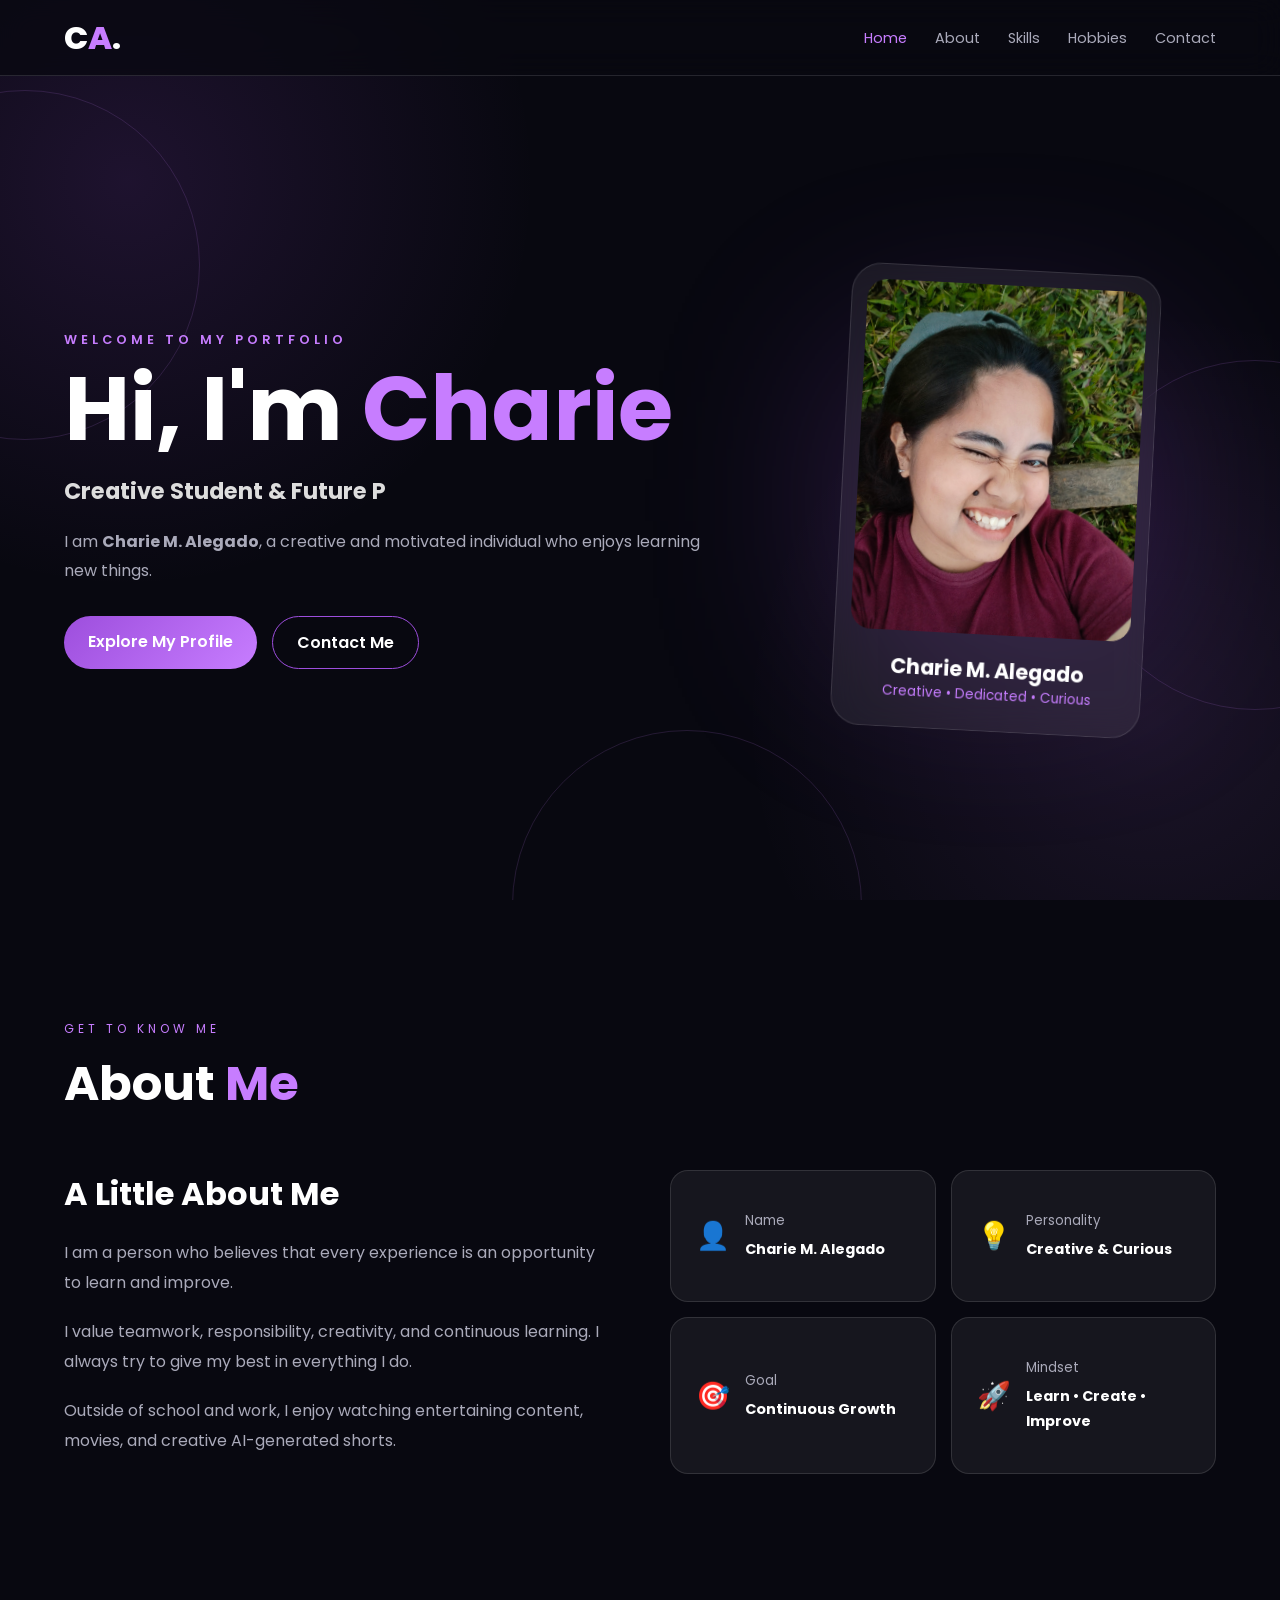
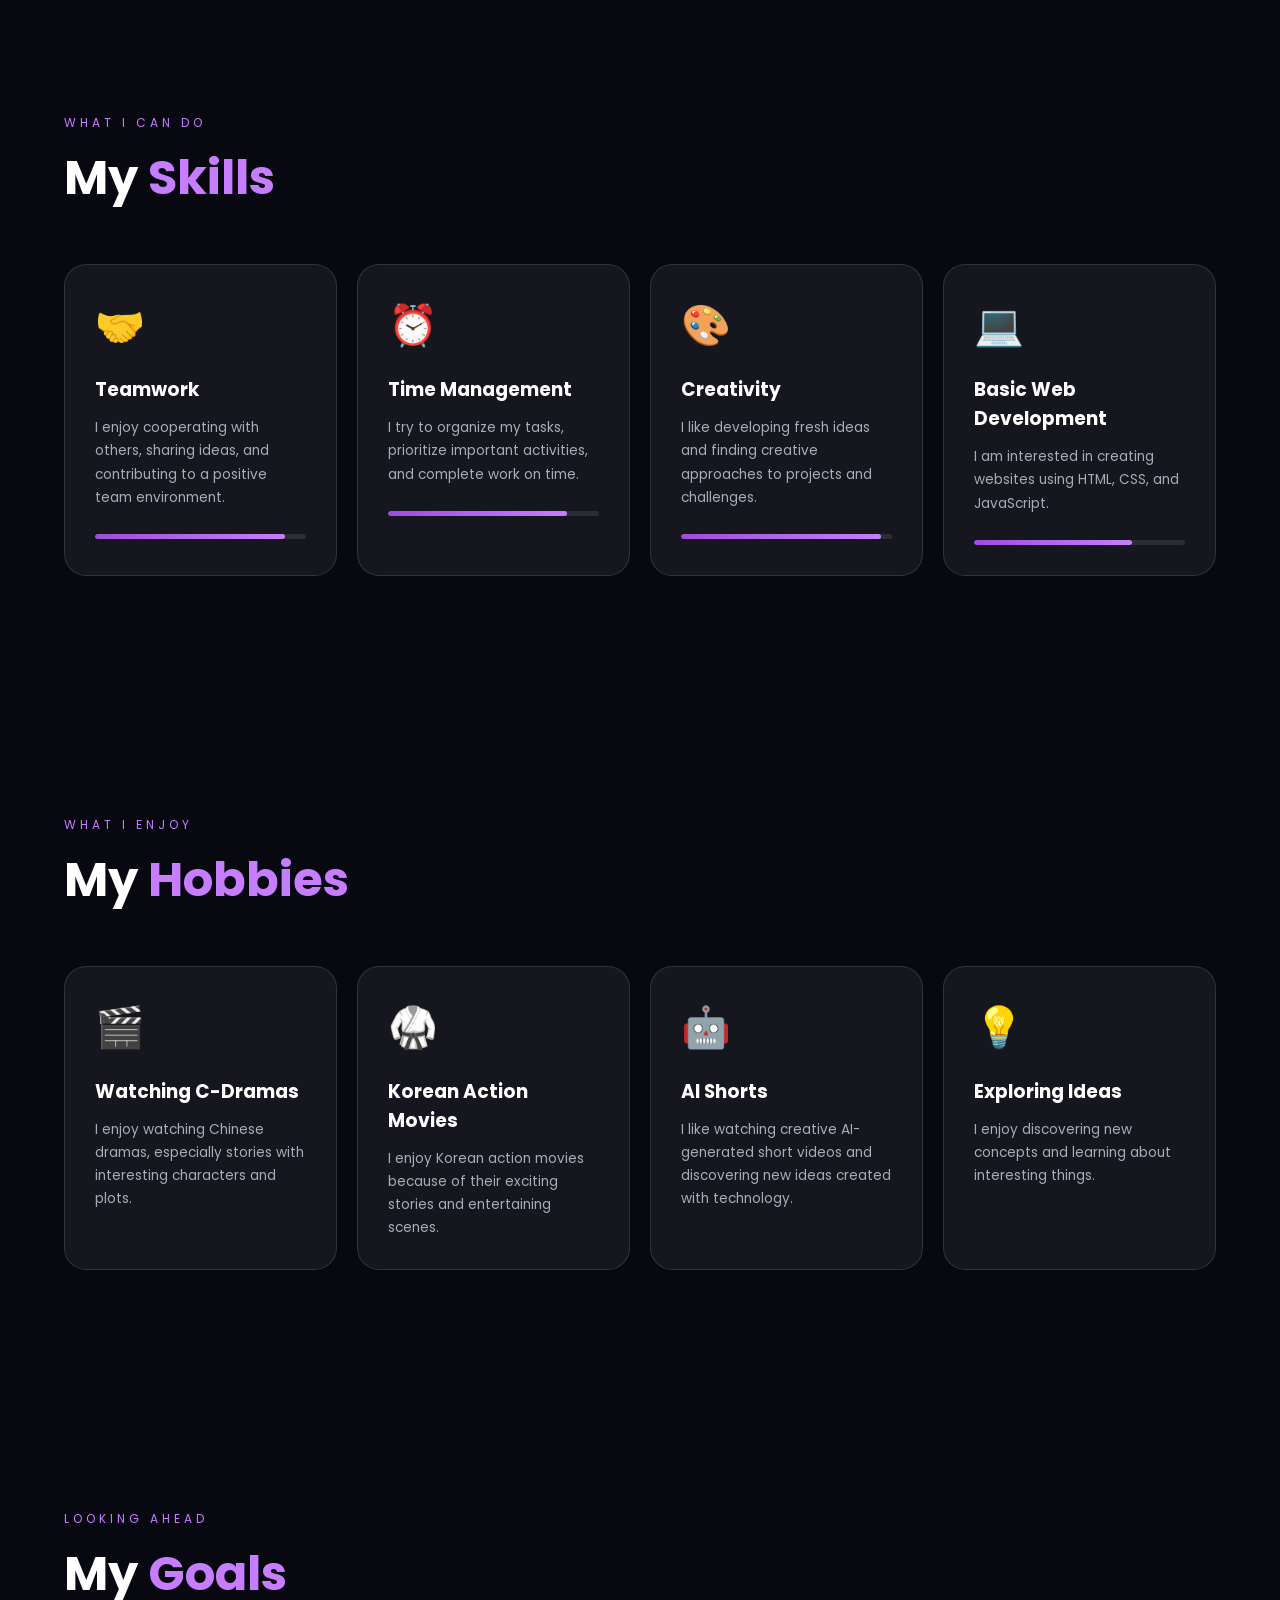
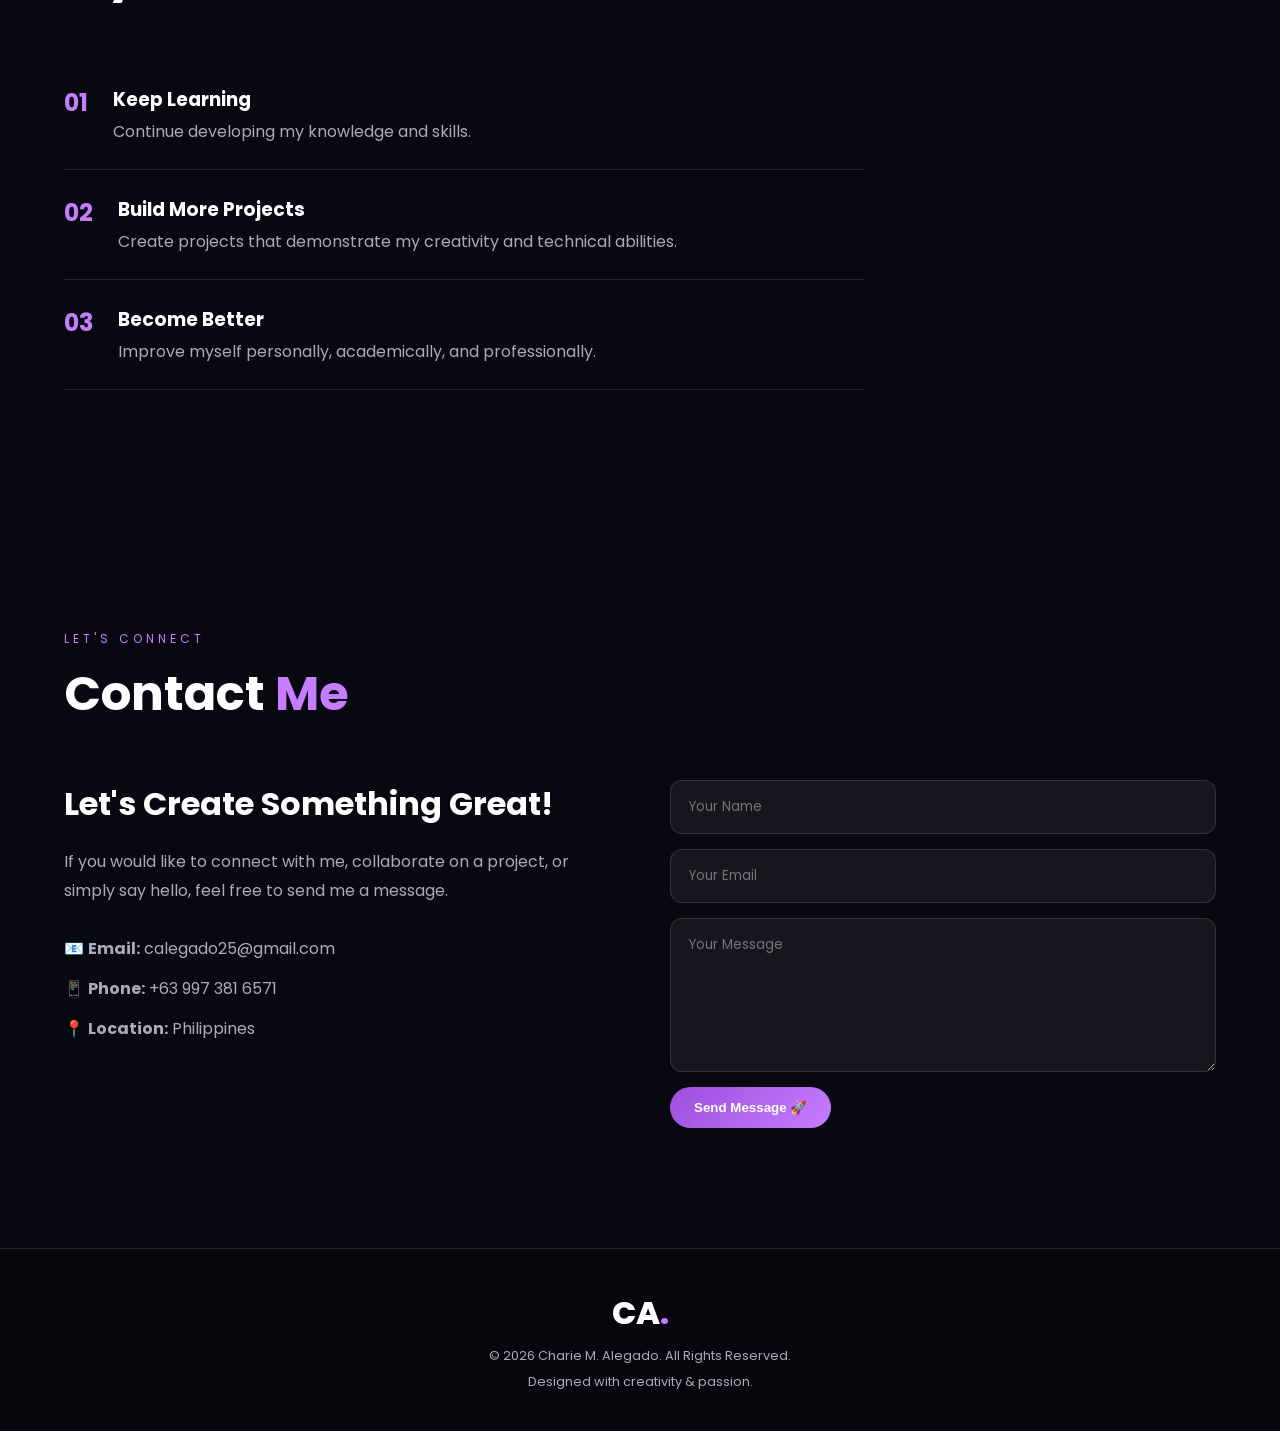
<file: index.html>
<!DOCTYPE html>
<html lang="en">
<head>
    <meta charset="UTF-8">
    <meta name="viewport" content="width=device-width, initial-scale=1.0">
    <meta name="description" content="Personal Portfolio of Charie M. Alegado">
    <title>Charie M. Alegado | Personal Portfolio</title>

    <!-- Google Font -->
    <link rel="preconnect" href="https://fonts.googleapis.com">
    <link rel="preconnect" href="https://fonts.gstatic.com" crossorigin>
    <link href="https://fonts.googleapis.com/css2?family=Poppins:wght@300;400;500;600;700;800&display=swap" rel="stylesheet">

    <style>
        * {
            margin: 0;
            padding: 0;
            box-sizing: border-box;
            scroll-behavior: smooth;
        }

        :root {
            --bg: #080810;
            --bg2: #10101c;
            --card: rgba(255, 255, 255, 0.06);
            --text: #ffffff;
            --muted: #aaaaba;
            --accent: #9d4edd;
            --accent2: #c77dff;
            --border: rgba(255, 255, 255, 0.12);
        }

        body {
            font-family: "Poppins", sans-serif;
            background: var(--bg);
            color: var(--text);
            overflow-x: hidden;
        }

        a {
            text-decoration: none;
            color: inherit;
        }

        ul {
            list-style: none;
        }

        /* Background */
        .background {
            position: fixed;
            inset: 0;
            z-index: -1;
            overflow: hidden;
            background:
                radial-gradient(
                    circle at 10% 20%,
                    rgba(157, 78, 221, 0.15),
                    transparent 30%
                ),
                radial-gradient(
                    circle at 90% 80%,
                    rgba(199, 125, 255, 0.10),
                    transparent 30%
                ),
                var(--bg);
        }

        .background span {
            position: absolute;
            width: 350px;
            height: 350px;
            border-radius: 50%;
            border: 1px solid rgba(199, 125, 255, 0.15);
            animation: float 10s infinite ease-in-out;
        }

        .background span:nth-child(1) {
            top: 10%;
            left: -150px;
        }

        .background span:nth-child(2) {
            right: -150px;
            top: 40%;
            animation-delay: 2s;
        }

        .background span:nth-child(3) {
            bottom: -180px;
            left: 40%;
            animation-delay: 4s;
        }

        @keyframes float {
            50% {
                transform: translateY(-30px) scale(1.1);
            }
        }

        /* Header */
        header {
            position: fixed;
            top: 0;
            width: 100%;
            z-index: 1000;
            background: rgba(8, 8, 16, 0.75);
            backdrop-filter: blur(15px);
            border-bottom: 1px solid var(--border);
        }

        .navbar {
            width: 90%;
            max-width: 1200px;
            margin: auto;
            height: 75px;
            display: flex;
            justify-content: space-between;
            align-items: center;
        }

        .logo {
            font-size: 2rem;
            font-weight: 800;
        }

        .logo span,
        .footer-logo span {
            color: var(--accent2);
        }

        .nav-links {
            display: flex;
            gap: 28px;
        }

        .nav-links a {
            color: var(--muted);
            font-size: 0.9rem;
            transition: 0.3s;
        }

        .nav-links a:hover,
        .nav-links a.active {
            color: var(--accent2);
        }

        .menu-btn {
            display: none;
            background: none;
            border: none;
            color: white;
            font-size: 1.7rem;
            cursor: pointer;
        }

        section {
            scroll-margin-top: 80px;
        }

        /* Hero */
        .hero {
            min-height: 100vh;
            width: 90%;
            max-width: 1200px;
            margin: auto;
            display: grid;
            grid-template-columns: 1.2fr 0.8fr;
            align-items: center;
            gap: 50px;
            padding-top: 100px;
        }

        .small-title {
            color: var(--accent2);
            font-size: 0.8rem;
            letter-spacing: 4px;
            font-weight: 600;
            margin-bottom: 15px;
        }

        .hero h1 {
            font-size: clamp(3rem, 7vw, 6rem);
            line-height: 1;
            margin-bottom: 20px;
        }

        .hero h1 span {
            color: var(--accent2);
        }

        .hero h2 {
            color: #ddd;
            font-size: 1.4rem;
            margin-bottom: 20px;
        }

        .intro {
            color: var(--muted);
            max-width: 650px;
            line-height: 1.8;
        }

        .hero-buttons {
            display: flex;
            gap: 15px;
            margin-top: 30px;
        }

        .btn {
            display: inline-block;
            padding: 13px 24px;
            border-radius: 30px;
            font-weight: 600;
            transition: 0.3s;
            cursor: pointer;
        }

        .primary {
            color: white;
            background: linear-gradient(
                135deg,
                var(--accent),
                var(--accent2)
            );
            border: none;
        }

        .secondary {
            border: 1px solid var(--accent);
            color: white;
        }

        .btn:hover {
            transform: translateY(-4px);
            box-shadow: 0 10px 30px rgba(157, 78, 221, 0.25);
        }

        /* Profile */
        .profile-container {
            display: flex;
            justify-content: center;
            align-items: center;
            position: relative;
        }

        .profile-card {
            width: 310px;
            padding: 15px;
            border: 1px solid var(--border);
            background: var(--card);
            backdrop-filter: blur(20px);
            border-radius: 30px;
            text-align: center;
            transform: rotate(3deg);
            transition: 0.5s;
        }

        .profile-card:hover {
            transform: rotate(0deg) translateY(-10px);
        }

        .profile-img {
            width: 280px;
            height: 350px;
            object-fit: cover;
            border-radius: 20px;
            display: block;
            margin: auto;
            background: #181827;
        }

        .profile-info {
            padding: 20px 10px 10px;
        }

        .profile-info h3 {
            font-size: 1.3rem;
        }

        .profile-info p {
            color: var(--accent2);
            font-size: 0.85rem;
        }

        .profile-glow {
            position: absolute;
            width: 300px;
            height: 300px;
            background: var(--accent);
            filter: blur(100px);
            opacity: 0.25;
            z-index: -1;
        }

        /* Sections */
        .section {
            width: 90%;
            max-width: 1200px;
            margin: auto;
            padding: 120px 0;
        }

        .section-title {
            margin-bottom: 50px;
        }

        .section-title p {
            color: var(--accent2);
            font-size: 0.75rem;
            letter-spacing: 4px;
            margin-bottom: 10px;
        }

        .section-title h2 {
            font-size: 3rem;
        }

        .section-title span {
            color: var(--accent2);
        }

        /* About */
        .about-container {
            display: grid;
            grid-template-columns: 1fr 1fr;
            gap: 60px;
        }

        .about-text h3 {
            font-size: 2rem;
            margin-bottom: 20px;
        }

        .about-text p {
            color: var(--muted);
            line-height: 1.9;
            margin-bottom: 18px;
        }

        .info-box {
            display: grid;
            grid-template-columns: 1fr 1fr;
            gap: 15px;
        }

        .info-item {
            padding: 25px;
            border: 1px solid var(--border);
            background: var(--card);
            border-radius: 18px;
            display: flex;
            gap: 15px;
            align-items: center;
            transition: 0.3s;
        }

        .info-item:hover {
            transform: translateY(-5px);
            border-color: var(--accent);
        }

        .info-item > span {
            font-size: 1.7rem;
        }

        .info-item small {
            display: block;
            color: var(--muted);
            margin-bottom: 5px;
        }

        .info-item strong {
            font-size: 0.9rem;
        }

        /* Skills */
        .skills-container {
            display: grid;
            grid-template-columns: repeat(4, 1fr);
            gap: 20px;
        }

        .skill-card,
        .hobby-card,
        .project-card {
            background: var(--card);
            border: 1px solid var(--border);
            border-radius: 22px;
            padding: 30px;
            transition: 0.4s;
        }

        .skill-card:hover,
        .hobby-card:hover,
        .project-card:hover {
            transform: translateY(-10px);
            border-color: var(--accent);
            box-shadow: 0 15px 40px rgba(0, 0, 0, 0.25);
        }

        .skill-icon,
        .hobby-icon {
            font-size: 2.5rem;
            margin-bottom: 20px;
        }

        .skill-card h3,
        .hobby-card h3 {
            margin-bottom: 12px;
        }

        .skill-card p,
        .hobby-card p {
            color: var(--muted);
            line-height: 1.7;
            font-size: 0.85rem;
        }

        .skill-bar {
            height: 5px;
            background: rgba(255,255,255,0.1);
            border-radius: 10px;
            margin-top: 25px;
            overflow: hidden;
        }

        .skill-progress {
            height: 100%;
            border-radius: 10px;
            background: linear-gradient(
                90deg,
                var(--accent),
                var(--accent2)
            );
        }

        .teamwork {
            width: 90%;
        }

        .time {
            width: 85%;
        }

        .creativity {
            width: 95%;
        }

        .webdev {
            width: 75%;
        }

        /* Hobbies */
        .hobbies-container {
            display: grid;
            grid-template-columns: repeat(4, 1fr);
            gap: 20px;
        }

        /* Goals */
        .goals-container {
            max-width: 800px;
        }

        .goal {
            display: flex;
            gap: 25px;
            padding: 25px 0;
            border-bottom: 1px solid var(--border);
        }

        .goal > span {
            color: var(--accent2);
            font-size: 1.5rem;
            font-weight: 700;
        }

        .goal h3 {
            margin-bottom: 5px;
        }

        .goal p {
            color: var(--muted);
        }

        /* Contact */
        .contact-container {
            display: grid;
            grid-template-columns: 1fr 1fr;
            gap: 60px;
        }

        .contact-text h3 {
            font-size: 2rem;
            margin-bottom: 20px;
        }

        .contact-text > p {
            color: var(--muted);
            line-height: 1.8;
        }

        .contact-info {
            margin-top: 30px;
            color: var(--muted);
        }

        .contact-info p {
            margin: 15px 0;
        }

        #contactForm {
            display: flex;
            flex-direction: column;
            gap: 15px;
        }

        #contactForm input,
        #contactForm textarea {
            width: 100%;
            padding: 16px 18px;
            border: 1px solid var(--border);
            border-radius: 12px;
            outline: none;
            background: var(--card);
            color: white;
            font-family: inherit;
            resize: vertical;
        }

        #contactForm input:focus,
        #contactForm textarea:focus {
            border-color: var(--accent);
        }

        #contactForm button {
            align-self: flex-start;
        }

        /* Footer */
        footer {
            text-align: center;
            padding: 40px 20px;
            border-top: 1px solid var(--border);
            background: rgba(0,0,0,0.2);
        }

        .footer-logo {
            font-size: 2rem;
            font-weight: 800;
            margin-bottom: 10px;
        }

        footer p {
            color: var(--muted);
            font-size: 0.8rem;
        }

        .footer-text {
            margin-top: 8px;
        }

        /* Scroll Animation */
        .hidden {
            opacity: 0;
            transform: translateY(30px);
        }

        .show {
            opacity: 1;
            transform: translateY(0);
            transition: 0.8s ease;
        }

        /* Responsive */
        @media (max-width: 1000px) {
            .skills-container,
            .hobbies-container {
                grid-template-columns: repeat(2, 1fr);
            }

            .hero {
                grid-template-columns: 1fr;
                text-align: center;
                padding-bottom: 80px;
            }

            .intro {
                margin: auto;
            }

            .hero-buttons {
                justify-content: center;
            }

            .profile-container {
                order: -1;
                margin-top: 50px;
            }

            .about-container,
            .contact-container {
                grid-template-columns: 1fr;
            }
        }

        @media (max-width: 700px) {
            .nav-links {
                position: absolute;
                top: 75px;
                left: 0;
                width: 100%;
                display: none;
                flex-direction: column;
                align-items: center;
                padding: 25px;
                background: rgba(8, 8, 16, 0.95);
            }

            .nav-links.show-menu {
                display: flex;
            }

            .menu-btn {
                display: block;
            }

            .skills-container,
            .hobbies-container,
            .info-box {
                grid-template-columns: 1fr;
            }

            .section-title h2 {
                font-size: 2.3rem;
            }

            .hero h1 {
                font-size: 3.5rem;
            }

            .hero-buttons {
                flex-direction: column;
                align-items: center;
            }

            .profile-card {
                width: 280px;
            }

            .profile-img {
                width: 250px;
                height: 320px;
            }
        }
    </style>
</head>

<body>

    <!-- Background -->
    <div class="background">
        <span></span>
        <span></span>
        <span></span>
    </div>

    <!-- Header -->
    <header>
        <nav class="navbar">

            <div class="logo">C<span>A</span>.</div>

            <ul class="nav-links" id="navLinks">
                <li><a href="#home" class="active">Home</a></li>
                <li><a href="#about">About</a></li>
                <li><a href="#skills">Skills</a></li>
                <li><a href="#hobbies">Hobbies</a></li>
                <li><a href="#contact">Contact</a></li>
            </ul>

            <button class="menu-btn" id="menuBtn">☰</button>

        </nav>
    </header>

    <!-- Home -->
    <section id="home" class="hero">

        <div class="hero-text">

            <p class="small-title">
                WELCOME TO MY PORTFOLIO
            </p>

            <h1>
                Hi, I'm <span>Charie</span>
            </h1>

            <h2 id="typingText">
                Creative Student & Future Professional
            </h2>

            <p class="intro">
                I am <strong>Charie M. Alegado</strong>, a creative and
                motivated individual who enjoys learning new things.
            </p>

            <div class="hero-buttons">
                <a href="#about" class="btn primary">
                    Explore My Profile
                </a>

                <a href="#contact" class="btn secondary">
                    Contact Me
                </a>
            </div>

        </div>

        <!-- Profile -->
        <div class="profile-container">

            <div class="profile-glow"></div>

            <div class="profile-card">

                <img
                    src="profile.jpg"
                    alt="Charie M. Alegado"
                    class="profile-img"
                >

                <div class="profile-info">
                    <h3>Charie M. Alegado</h3>
                    <p>Creative • Dedicated • Curious</p>
                </div>

            </div>

        </div>

    </section>

    <!-- About -->
    <section id="about" class="section">

        <div class="section-title">
            <p>GET TO KNOW ME</p>
            <h2>About <span>Me</span></h2>
        </div>

        <div class="about-container">

            <div class="about-text">

                <h3>A Little About Me</h3>

                <p>
                    I am a person who believes that every experience is
                    an opportunity to learn and improve.
                </p>

                <p>
                    I value teamwork, responsibility, creativity, and
                    continuous learning. I always try to give my best
                    in everything I do.
                </p>

                <p>
                    Outside of school and work, I enjoy watching entertaining
                    content, movies, and creative AI-generated shorts.
                </p>

            </div>

            <div class="info-box">

                <div class="info-item">
                    <span>👤</span>
                    <div>
                        <small>Name</small>
                        <strong>Charie M. Alegado</strong>
                    </div>
                </div>

                <div class="info-item">
                    <span>💡</span>
                    <div>
                        <small>Personality</small>
                        <strong>Creative & Curious</strong>
                    </div>
                </div>

                <div class="info-item">
                    <span>🎯</span>
                    <div>
                        <small>Goal</small>
                        <strong>Continuous Growth</strong>
                    </div>
                </div>

                <div class="info-item">
                    <span>🚀</span>
                    <div>
                        <small>Mindset</small>
                        <strong>Learn • Create • Improve</strong>
                    </div>
                </div>

            </div>

        </div>

    </section>

    <!-- Skills -->
    <section id="skills" class="section">

        <div class="section-title">
            <p>WHAT I CAN DO</p>
            <h2>My <span>Skills</span></h2>
        </div>

        <div class="skills-container">

            <div class="skill-card">

                <div class="skill-icon">🤝</div>

                <h3>Teamwork</h3>

                <p>
                    I enjoy cooperating with others, sharing ideas,
                    and contributing to a positive team environment.
                </p>

                <div class="skill-bar">
                    <div class="skill-progress teamwork"></div>
                </div>

            </div>

            <div class="skill-card">

                <div class="skill-icon">⏰</div>

                <h3>Time Management</h3>

                <p>
                    I try to organize my tasks, prioritize important
                    activities, and complete work on time.
                </p>

                <div class="skill-bar">
                    <div class="skill-progress time"></div>
                </div>

            </div>

            <div class="skill-card">

                <div class="skill-icon">🎨</div>

                <h3>Creativity</h3>

                <p>
                    I like developing fresh ideas and finding creative
                    approaches to projects and challenges.
                </p>

                <div class="skill-bar">
                    <div class="skill-progress creativity"></div>
                </div>

            </div>

            <div class="skill-card">

                <div class="skill-icon">💻</div>

                <h3>Basic Web Development</h3>

                <p>
                    I am interested in creating websites using
                    HTML, CSS, and JavaScript.
                </p>

                <div class="skill-bar">
                    <div class="skill-progress webdev"></div>
                </div>

            </div>

        </div>

    </section>

    <!-- Hobbies -->
    <section id="hobbies" class="section">

        <div class="section-title">
            <p>WHAT I ENJOY</p>
            <h2>My <span>Hobbies</span></h2>
        </div>

        <div class="hobbies-container">

            <div class="hobby-card">
                <div class="hobby-icon">🎬</div>

                <h3>Watching C-Dramas</h3>

                <p>
                    I enjoy watching Chinese dramas, especially stories
                    with interesting characters and plots.
                </p>
            </div>

            <div class="hobby-card">
                <div class="hobby-icon">🥋</div>

                <h3>Korean Action Movies</h3>

                <p>
                    I enjoy Korean action movies because of their
                    exciting stories and entertaining scenes.
                </p>
            </div>

            <div class="hobby-card">
                <div class="hobby-icon">🤖</div>

                <h3>AI Shorts</h3>

                <p>
                    I like watching creative AI-generated short videos
                    and discovering new ideas created with technology.
                </p>
            </div>

            <div class="hobby-card">
                <div class="hobby-icon">💡</div>

                <h3>Exploring Ideas</h3>

                <p>
                    I enjoy discovering new concepts and learning
                    about interesting things.
                </p>
            </div>

        </div>

    </section>

    <!-- Goals -->
    <section class="section goals-section">

        <div class="section-title">
            <p>LOOKING AHEAD</p>
            <h2>My <span>Goals</span></h2>
        </div>

        <div class="goals-container">

            <div class="goal">
                <span>01</span>

                <div>
                    <h3>Keep Learning</h3>

                    <p>
                        Continue developing my knowledge and skills.
                    </p>
                </div>
            </div>

            <div class="goal">
                <span>02</span>

                <div>
                    <h3>Build More Projects</h3>

                    <p>
                        Create projects that demonstrate my creativity
                        and technical abilities.
                    </p>
                </div>
            </div>

            <div class="goal">
                <span>03</span>

                <div>
                    <h3>Become Better</h3>

                    <p>
                        Improve myself personally, academically,
                        and professionally.
                    </p>
                </div>
            </div>

        </div>

    </section>

    <!-- Contact -->
    <section id="contact" class="section contact-section">

        <div class="section-title">
            <p>LET'S CONNECT</p>
            <h2>Contact <span>Me</span></h2>
        </div>

        <div class="contact-container">

            <div class="contact-text">

                <h3>Let's Create Something Great!</h3>

                <p>
                    If you would like to connect with me, collaborate
                    on a project, or simply say hello, feel free to
                    send me a message.
                </p>

                <div class="contact-info">

                    <p>
                        📧 <strong>Email:</strong>
                        calegado25@gmail.com
                    </p>

                    <p>
                        📱 <strong>Phone:</strong>
                        +63 997 381 6571
                    </p>

                    <p>
                        📍 <strong>Location:</strong>
                        Philippines
                    </p>

                </div>

            </div>

            <form id="contactForm">

                <input
                    type="text"
                    id="name"
                    placeholder="Your Name"
                    required
                >

                <input
                    type="email"
                    id="email"
                    placeholder="Your Email"
                    required
                >

                <textarea
                    id="message"
                    rows="6"
                    placeholder="Your Message"
                    required
                ></textarea>

                <button type="submit" class="btn primary">
                    Send Message 🚀
                </button>

            </form>

        </div>

    </section>

    <!-- Footer -->
    <footer>

        <div class="footer-logo">
            CA<span>.</span>
        </div>

        <p>
            © <span id="year"></span>
            Charie M. Alegado.
            All Rights Reserved.
        </p>

        <p class="footer-text">
            Designed with creativity & passion.
        </p>

    </footer>

    <!-- JavaScript -->
    <script>

        // Mobile Menu
        const menuBtn = document.getElementById("menuBtn");
        const navLinks = document.getElementById("navLinks");

        menuBtn.addEventListener("click", () => {

            navLinks.classList.toggle("show-menu");

            if (navLinks.classList.contains("show-menu")) {
                menuBtn.textContent = "✕";
            } else {
                menuBtn.textContent = "☰";
            }

        });

        // Close mobile menu when clicking a link
        document.querySelectorAll(".nav-links a").forEach(link => {

            link.addEventListener("click", () => {

                navLinks.classList.remove("show-menu");
                menuBtn.textContent = "☰";

            });

        });

        // Active Navigation
        const sections = document.querySelectorAll("section");
        const navigationLinks =
            document.querySelectorAll(".nav-links a");

        window.addEventListener("scroll", () => {

            let currentSection = "";

            sections.forEach(section => {

                const sectionTop =
                    section.offsetTop - 150;

                const sectionHeight =
                    section.clientHeight;

                if (
                    window.scrollY >= sectionTop &&
                    window.scrollY <
                    sectionTop + sectionHeight
                ) {
                    currentSection =
                        section.getAttribute("id");
                }

            });

            navigationLinks.forEach(link => {

                link.classList.remove("active");

                if (
                    link.getAttribute("href") ===
                    "#" + currentSection
                ) {
                    link.classList.add("active");
                }

            });

        });

        // Scroll Animation
        const animatedElements =
            document.querySelectorAll(
                ".skill-card, .hobby-card, .info-item, .goal, .about-text"
            );

        const observer =
            new IntersectionObserver(
                entries => {

                    entries.forEach(entry => {

                        if (entry.isIntersecting) {

                            entry.target.classList.add("show");

                            observer.unobserve(entry.target);

                        }

                    });

                },
                {
                    threshold: 0.15
                }
            );

        animatedElements.forEach(element => {

            element.classList.add("hidden");

            observer.observe(element);

        });

        // Contact Form
        const contactForm =
            document.getElementById("contactForm");

        contactForm.addEventListener(
            "submit",
            function(event) {

                event.preventDefault();

                const name =
                    document.getElementById("name").value;

                alert(
                    "Thank you, " +
                    name +
                    "! Your message has been received. 🚀"
                );

                contactForm.reset();

            }
        );

        // Current Year
        document.getElementById("year").textContent =
            new Date().getFullYear();

        // Typing Effect
        const subtitle =
            document.getElementById("typingText");

        const words = [
            "Creative Student & Future Professional",
            "Future Web Developer",
            "Creative Thinker",
            "Continuous Learner"
        ];

        let wordIndex = 0;
        let charIndex = 0;
        let deleting = false;

        function typingEffect() {

            const currentWord =
                words[wordIndex];

            if (!deleting) {

                subtitle.textContent =
                    currentWord.substring(
                        0,
                        charIndex + 1
                    );

                charIndex++;

                if (
                    charIndex ===
                    currentWord.length
                ) {

                    deleting = true;

                    setTimeout(
                        typingEffect,
                        1800
                    );

                    return;
                }

            } else {

                subtitle.textContent =
                    currentWord.substring(
                        0,
                        charIndex - 1
                    );

                charIndex--;

                if (charIndex === 0) {

                    deleting = false;

                    wordIndex =
                        (wordIndex + 1) %
                        words.length;

                }

            }

            setTimeout(
                typingEffect,
                deleting ? 45 : 80
            );
        }

        typingEffect();

    </script>

</body>
</html>
</file>
